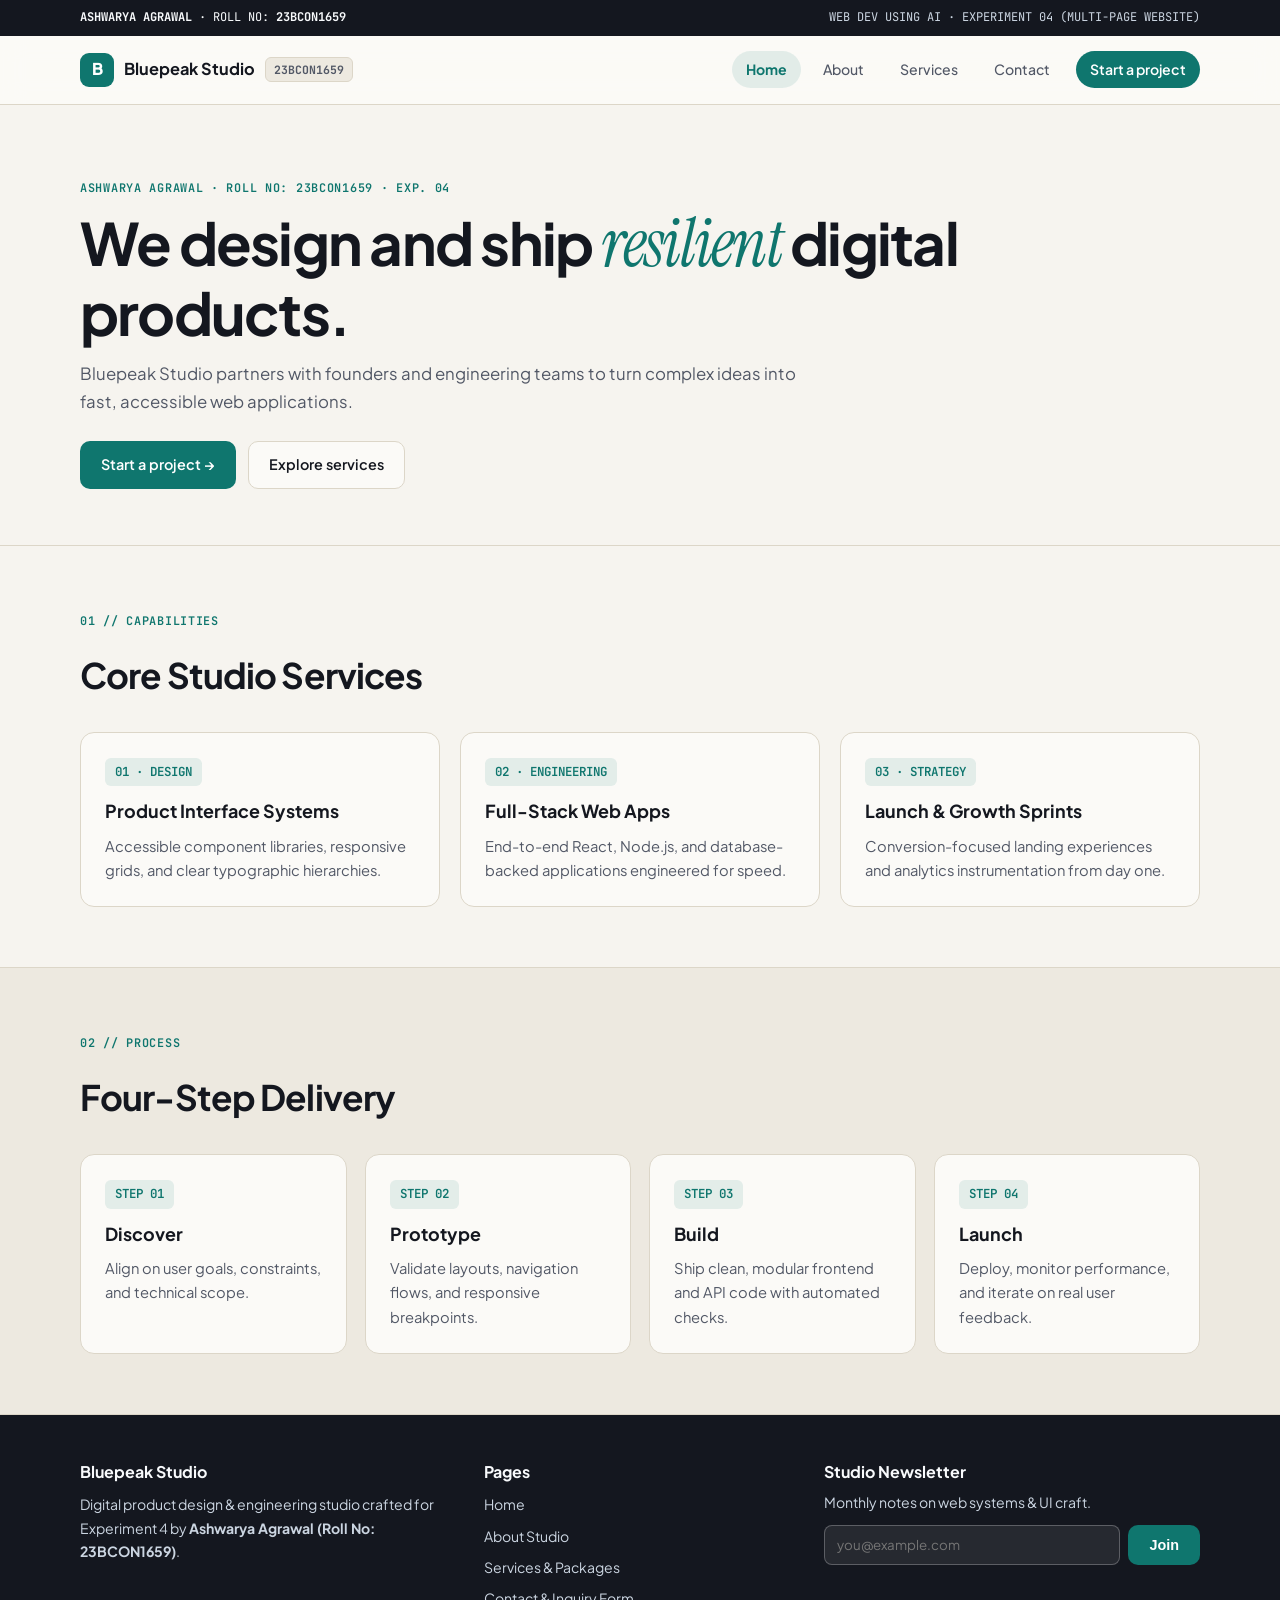
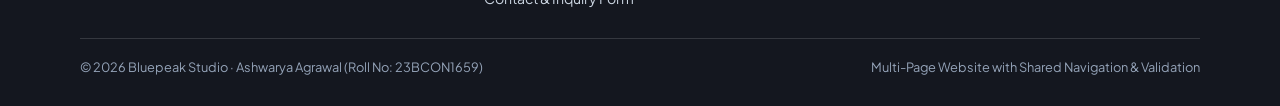
<file: index.html>
<!DOCTYPE html>
<html lang="en">
<head>
  <meta charset="UTF-8" />
  <meta name="viewport" content="width=device-width, initial-scale=1.0" />
  <title>Home — Bluepeak Studio | Ashwarya Agrawal (23BCON1659)</title>
  <link rel="preconnect" href="https://fonts.googleapis.com" />
  <link rel="preconnect" href="https://fonts.gstatic.com" crossorigin />
  <link href="https://fonts.googleapis.com/css2?family=Instrument+Serif:ital@0;1&family=Plus+Jakarta+Sans:wght@400;500;600;700&family=JetBrains+Mono:wght@400;500;600&display=swap" rel="stylesheet" />
  <link rel="stylesheet" href="styles.css" />
</head>
<body>
  <div class="student-strip">
    <div class="container strip-flex">
      <span><strong>ASHWARYA AGRAWAL</strong> · ROLL NO: <strong>23BCON1659</strong></span>
      <span class="strip-muted">WEB DEV USING AI · EXPERIMENT 04 (MULTI-PAGE WEBSITE)</span>
    </div>
  </div>

  <header class="site-nav">
    <div class="container nav-row">
      <a href="index.html" class="brand">
        <span class="brand-icon" aria-hidden="true">B</span>
        <span>Bluepeak Studio</span>
        <span class="brand-roll">23BCON1659</span>
      </a>

      <button id="menuToggle" class="hamburger" type="button" aria-label="Toggle navigation menu" aria-expanded="false">☰</button>

      <nav id="navLinks" class="nav-links" aria-label="Main Navigation">
        <a href="index.html" class="active ">Home</a>
        <a href="about.html" class=" ">About</a>
        <a href="services.html" class=" ">Services</a>
        <a href="contact.html" class=" ">Contact</a>
        <a href="contact.html" class="nav-cta">Start a project</a>
      </nav>
    </div>
  </header>

  <main>
    <section class="hero">
      <div class="container">
        <span class="eyebrow">ASHWARYA AGRAWAL · ROLL NO: 23BCON1659 · EXP. 04</span>
        <h1 class="display-h1">
          We design and ship <span class="serif-italic">resilient</span> digital products.
        </h1>
        <p class="lead">
          Bluepeak Studio partners with founders and engineering teams to turn complex ideas into fast, accessible web applications.
        </p>
        <div style="display: flex; flex-wrap: wrap; gap: 12px;">
          <a href="contact.html" class="btn btn-primary">Start a project →</a>
          <a href="services.html" class="btn btn-outline">Explore services</a>
        </div>
      </div>
    </section>

    <section class="section">
      <div class="container">
        <div class="section-head">
          <span class="eyebrow">01 // CAPABILITIES</span>
          <h2>Core Studio Services</h2>
        </div>
        <div class="grid-3">
          <article class="card">
            <span class="price-tag">01 · DESIGN</span>
            <h3>Product Interface Systems</h3>
            <p>Accessible component libraries, responsive grids, and clear typographic hierarchies.</p>
          </article>
          <article class="card">
            <span class="price-tag">02 · ENGINEERING</span>
            <h3>Full-Stack Web Apps</h3>
            <p>End-to-end React, Node.js, and database-backed applications engineered for speed.</p>
          </article>
          <article class="card">
            <span class="price-tag">03 · STRATEGY</span>
            <h3>Launch &amp; Growth Sprints</h3>
            <p>Conversion-focused landing experiences and analytics instrumentation from day one.</p>
          </article>
        </div>
      </div>
    </section>

    <section class="section section-alt">
      <div class="container">
        <div class="section-head">
          <span class="eyebrow">02 // PROCESS</span>
          <h2>Four-Step Delivery</h2>
        </div>
        <div class="grid-4">
          <div class="card">
            <span class="price-tag">STEP 01</span>
            <h3>Discover</h3>
            <p>Align on user goals, constraints, and technical scope.</p>
          </div>
          <div class="card">
            <span class="price-tag">STEP 02</span>
            <h3>Prototype</h3>
            <p>Validate layouts, navigation flows, and responsive breakpoints.</p>
          </div>
          <div class="card">
            <span class="price-tag">STEP 03</span>
            <h3>Build</h3>
            <p>Ship clean, modular frontend and API code with automated checks.</p>
          </div>
          <div class="card">
            <span class="price-tag">STEP 04</span>
            <h3>Launch</h3>
            <p>Deploy, monitor performance, and iterate on real user feedback.</p>
          </div>
        </div>
      </div>
    </section>
  </main>

  <footer class="site-footer">
    <div class="container">
      <div class="footer-grid">
        <div>
          <strong>Bluepeak Studio</strong>
          <p class="footer-muted" style="margin-top: 8px;">
            Digital product design &amp; engineering studio crafted for Experiment 4 by <strong>Ashwarya Agrawal (Roll No: 23BCON1659)</strong>.
          </p>
        </div>

        <div>
          <strong>Pages</strong>
          <ul class="footer-links" style="margin-top: 8px;">
            <li><a href="index.html">Home</a></li>
            <li><a href="about.html">About Studio</a></li>
            <li><a href="services.html">Services &amp; Packages</a></li>
            <li><a href="contact.html">Contact &amp; Inquiry Form</a></li>
          </ul>
        </div>

        <div>
          <strong>Studio Newsletter</strong>
          <p class="footer-muted" style="margin: 6px 0 0;">Monthly notes on web systems &amp; UI craft.</p>
          <form id="newsletterForm" novalidate>
            <div class="nl-row">
              <label for="nlEmail" class="visually-hidden" style="position:absolute;left:-9999px;">Newsletter Email</label>
              <input id="nlEmail" type="email" placeholder="you@example.com" aria-describedby="nlError" required />
              <button type="submit" class="btn btn-primary">Join</button>
            </div>
            <div id="nlError" class="nl-err" role="alert"></div>
            <div id="nlSuccess" class="nl-ok" role="status" aria-live="polite"></div>
          </form>
        </div>
      </div>

      <div class="footer-bottom">
        <span>© 2026 Bluepeak Studio · Ashwarya Agrawal (Roll No: 23BCON1659)</span>
        <span>Multi-Page Website with Shared Navigation &amp; Validation</span>
      </div>
    </div>
  </footer>

  <script src="validation.js"></script>
  <script src="app.js"></script>
</body>
</html>
</file>
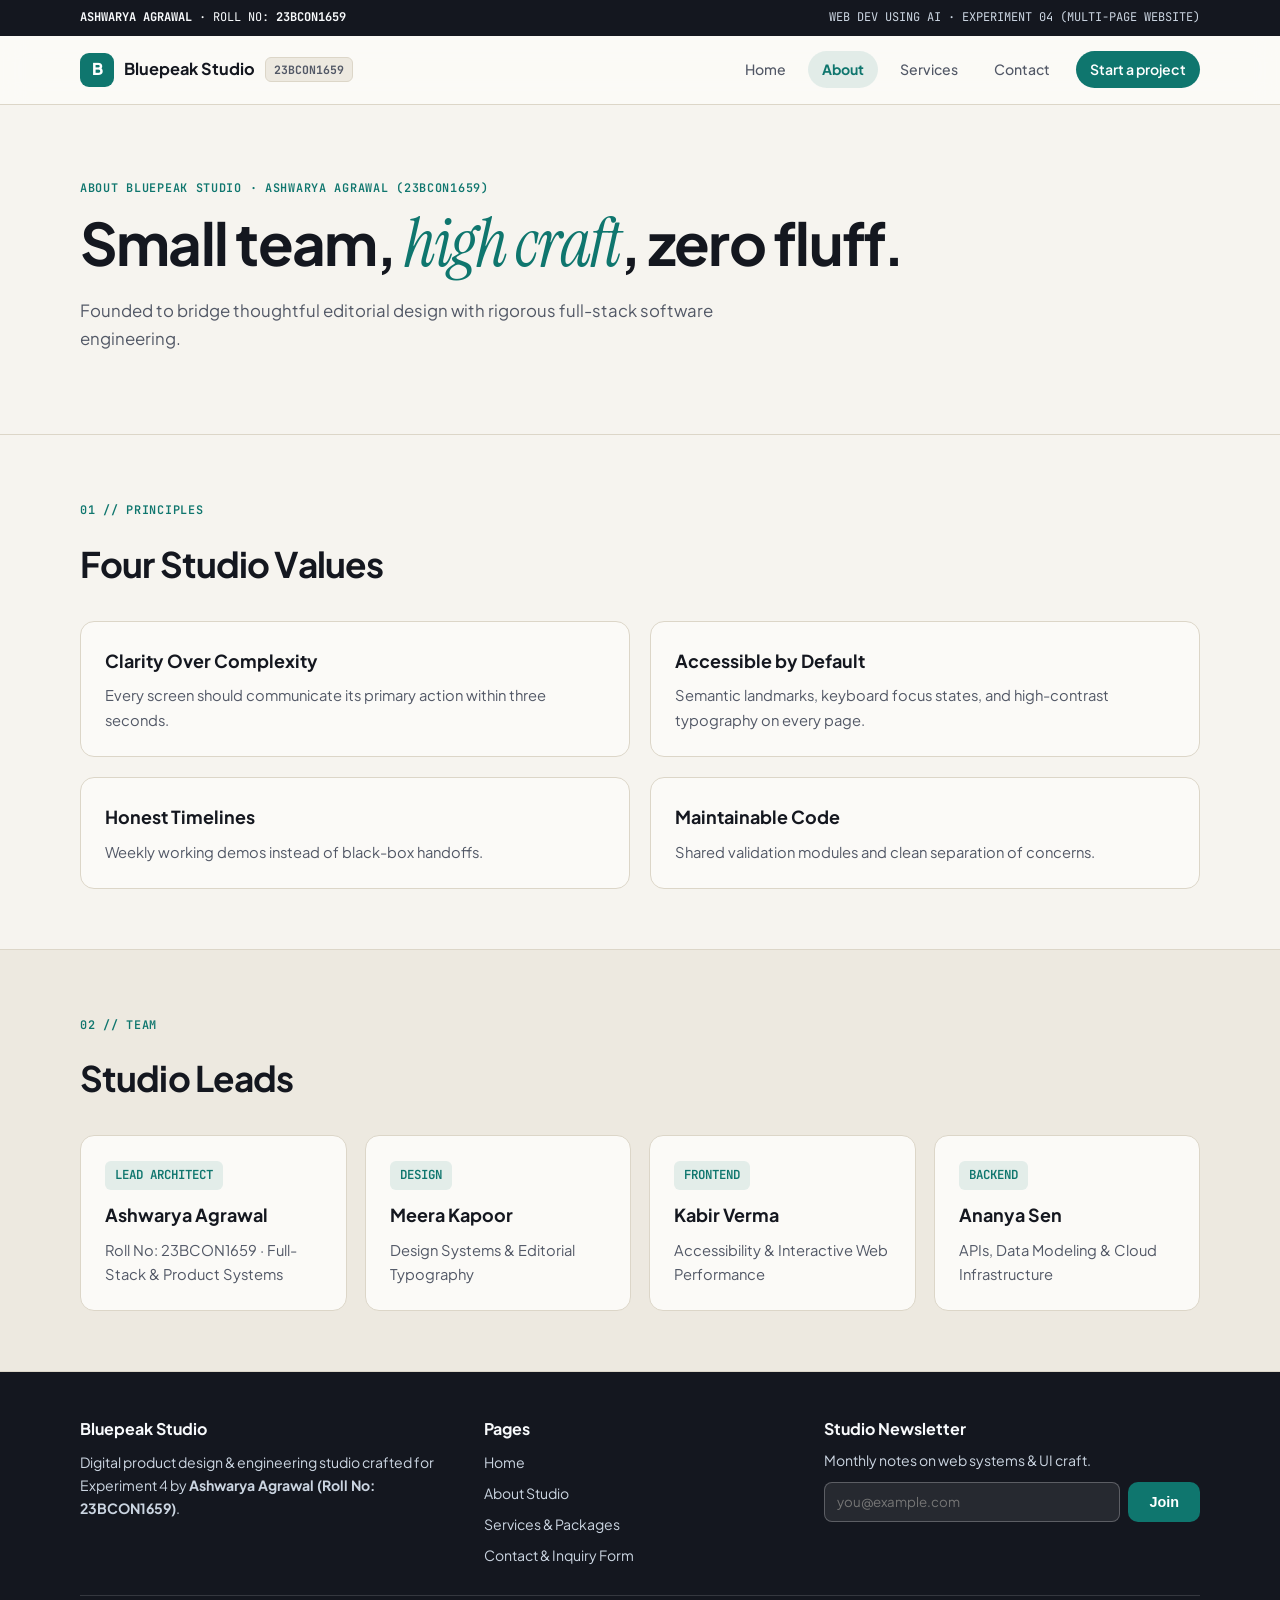
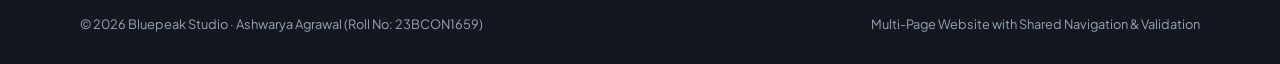
<file: about.html>
<!DOCTYPE html>
<html lang="en">
<head>
  <meta charset="UTF-8" />
  <meta name="viewport" content="width=device-width, initial-scale=1.0" />
  <title>About — Bluepeak Studio | Ashwarya Agrawal (23BCON1659)</title>
  <link rel="preconnect" href="https://fonts.googleapis.com" />
  <link rel="preconnect" href="https://fonts.gstatic.com" crossorigin />
  <link href="https://fonts.googleapis.com/css2?family=Instrument+Serif:ital@0;1&family=Plus+Jakarta+Sans:wght@400;500;600;700&family=JetBrains+Mono:wght@400;500;600&display=swap" rel="stylesheet" />
  <link rel="stylesheet" href="styles.css" />
</head>
<body>
  <div class="student-strip">
    <div class="container strip-flex">
      <span><strong>ASHWARYA AGRAWAL</strong> · ROLL NO: <strong>23BCON1659</strong></span>
      <span class="strip-muted">WEB DEV USING AI · EXPERIMENT 04 (MULTI-PAGE WEBSITE)</span>
    </div>
  </div>

  <header class="site-nav">
    <div class="container nav-row">
      <a href="index.html" class="brand">
        <span class="brand-icon" aria-hidden="true">B</span>
        <span>Bluepeak Studio</span>
        <span class="brand-roll">23BCON1659</span>
      </a>

      <button id="menuToggle" class="hamburger" type="button" aria-label="Toggle navigation menu" aria-expanded="false">☰</button>

      <nav id="navLinks" class="nav-links" aria-label="Main Navigation">
        <a href="index.html" class=" ">Home</a>
        <a href="about.html" class="active ">About</a>
        <a href="services.html" class=" ">Services</a>
        <a href="contact.html" class=" ">Contact</a>
        <a href="contact.html" class="nav-cta">Start a project</a>
      </nav>
    </div>
  </header>

  <main>
    <section class="hero">
      <div class="container">
        <span class="eyebrow">ABOUT BLUEPEAK STUDIO · ASHWARYA AGRAWAL (23BCON1659)</span>
        <h1 class="display-h1">
          Small team, <span class="serif-italic">high craft</span>, zero fluff.
        </h1>
        <p class="lead">
          Founded to bridge thoughtful editorial design with rigorous full-stack software engineering.
        </p>
      </div>
    </section>

    <section class="section">
      <div class="container">
        <div class="section-head">
          <span class="eyebrow">01 // PRINCIPLES</span>
          <h2>Four Studio Values</h2>
        </div>
        <div class="grid-2">
          <div class="card">
            <h3>Clarity Over Complexity</h3>
            <p>Every screen should communicate its primary action within three seconds.</p>
          </div>
          <div class="card">
            <h3>Accessible by Default</h3>
            <p>Semantic landmarks, keyboard focus states, and high-contrast typography on every page.</p>
          </div>
          <div class="card">
            <h3>Honest Timelines</h3>
            <p>Weekly working demos instead of black-box handoffs.</p>
          </div>
          <div class="card">
            <h3>Maintainable Code</h3>
            <p>Shared validation modules and clean separation of concerns.</p>
          </div>
        </div>
      </div>
    </section>

    <section class="section section-alt">
      <div class="container">
        <div class="section-head">
          <span class="eyebrow">02 // TEAM</span>
          <h2>Studio Leads</h2>
        </div>
        <div class="grid-4">
          <div class="card">
            <span class="price-tag">LEAD ARCHITECT</span>
            <h3>Ashwarya Agrawal</h3>
            <p>Roll No: 23BCON1659 · Full-Stack &amp; Product Systems</p>
          </div>
          <div class="card">
            <span class="price-tag">DESIGN</span>
            <h3>Meera Kapoor</h3>
            <p>Design Systems &amp; Editorial Typography</p>
          </div>
          <div class="card">
            <span class="price-tag">FRONTEND</span>
            <h3>Kabir Verma</h3>
            <p>Accessibility &amp; Interactive Web Performance</p>
          </div>
          <div class="card">
            <span class="price-tag">BACKEND</span>
            <h3>Ananya Sen</h3>
            <p>APIs, Data Modeling &amp; Cloud Infrastructure</p>
          </div>
        </div>
      </div>
    </section>
  </main>

  <footer class="site-footer">
    <div class="container">
      <div class="footer-grid">
        <div>
          <strong>Bluepeak Studio</strong>
          <p class="footer-muted" style="margin-top: 8px;">
            Digital product design &amp; engineering studio crafted for Experiment 4 by <strong>Ashwarya Agrawal (Roll No: 23BCON1659)</strong>.
          </p>
        </div>

        <div>
          <strong>Pages</strong>
          <ul class="footer-links" style="margin-top: 8px;">
            <li><a href="index.html">Home</a></li>
            <li><a href="about.html">About Studio</a></li>
            <li><a href="services.html">Services &amp; Packages</a></li>
            <li><a href="contact.html">Contact &amp; Inquiry Form</a></li>
          </ul>
        </div>

        <div>
          <strong>Studio Newsletter</strong>
          <p class="footer-muted" style="margin: 6px 0 0;">Monthly notes on web systems &amp; UI craft.</p>
          <form id="newsletterForm" novalidate>
            <div class="nl-row">
              <label for="nlEmail" class="visually-hidden" style="position:absolute;left:-9999px;">Newsletter Email</label>
              <input id="nlEmail" type="email" placeholder="you@example.com" aria-describedby="nlError" required />
              <button type="submit" class="btn btn-primary">Join</button>
            </div>
            <div id="nlError" class="nl-err" role="alert"></div>
            <div id="nlSuccess" class="nl-ok" role="status" aria-live="polite"></div>
          </form>
        </div>
      </div>

      <div class="footer-bottom">
        <span>© 2026 Bluepeak Studio · Ashwarya Agrawal (Roll No: 23BCON1659)</span>
        <span>Multi-Page Website with Shared Navigation &amp; Validation</span>
      </div>
    </div>
  </footer>

  <script src="validation.js"></script>
  <script src="app.js"></script>
</body>
</html>
</file>
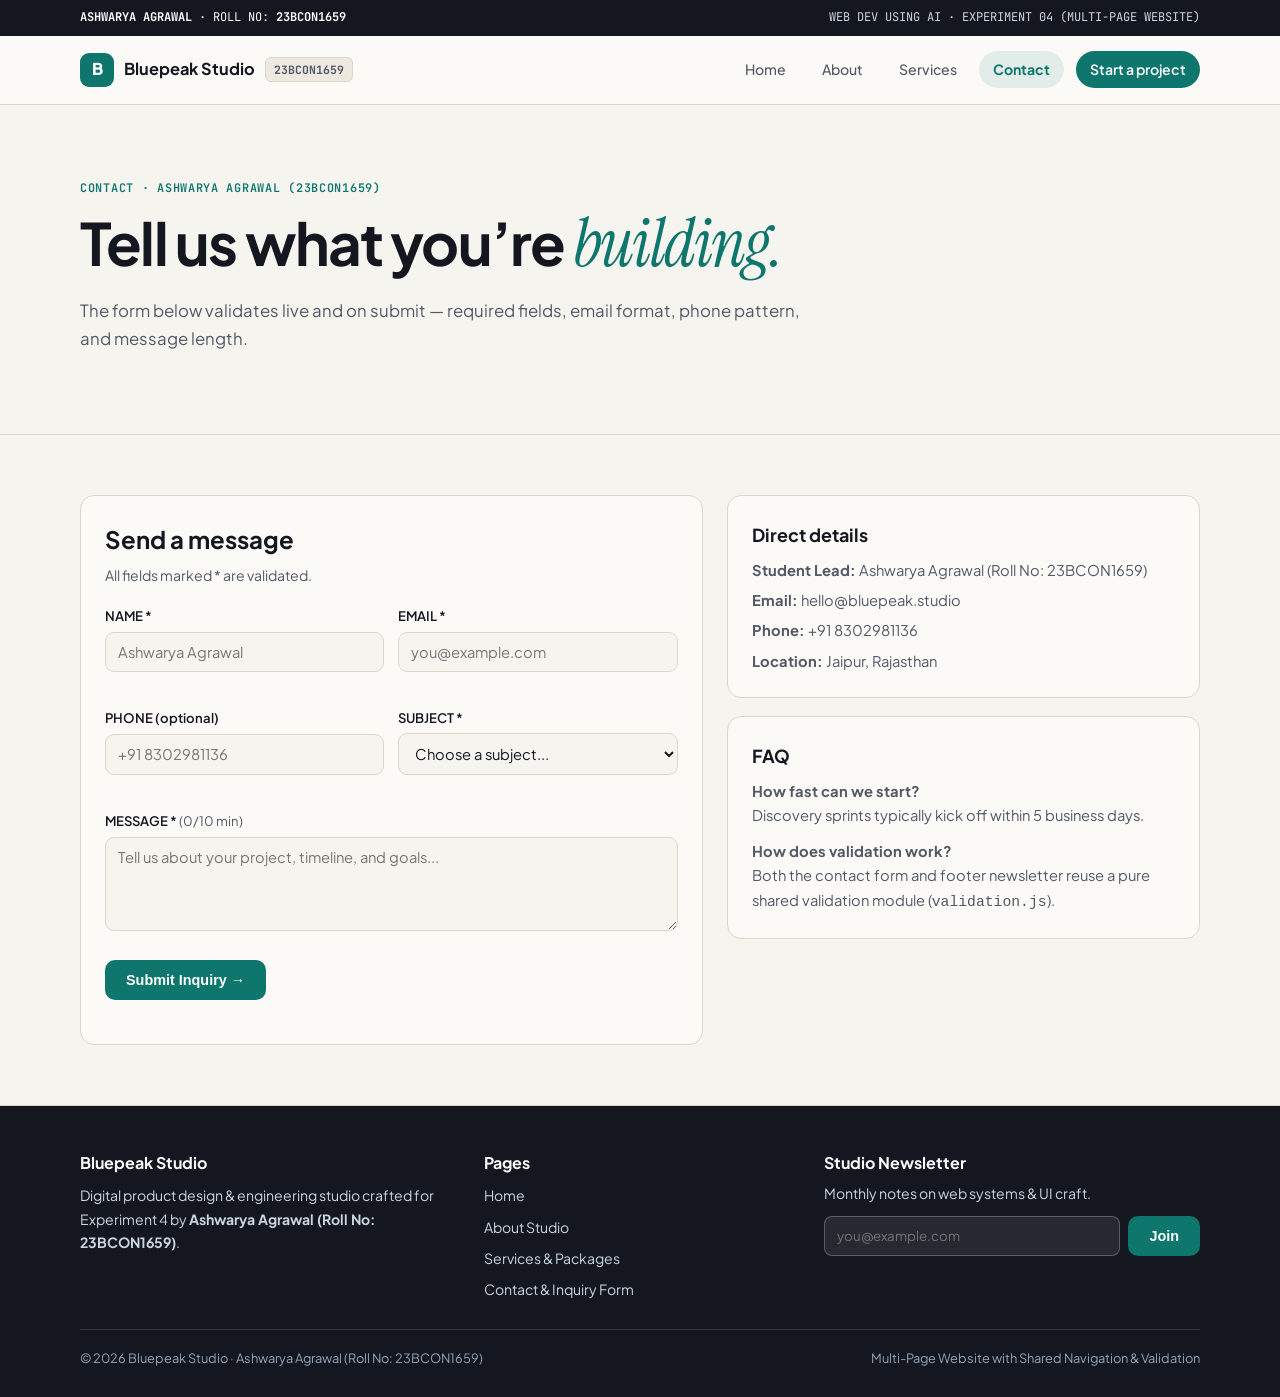
<file: contact.html>
<!DOCTYPE html>
<html lang="en">
<head>
  <meta charset="UTF-8" />
  <meta name="viewport" content="width=device-width, initial-scale=1.0" />
  <title>Contact — Bluepeak Studio | Ashwarya Agrawal (23BCON1659)</title>
  <link rel="preconnect" href="https://fonts.googleapis.com" />
  <link rel="preconnect" href="https://fonts.gstatic.com" crossorigin />
  <link href="https://fonts.googleapis.com/css2?family=Instrument+Serif:ital@0;1&family=Plus+Jakarta+Sans:wght@400;500;600;700&family=JetBrains+Mono:wght@400;500;600&display=swap" rel="stylesheet" />
  <link rel="stylesheet" href="styles.css" />
</head>
<body>
  <div class="student-strip">
    <div class="container strip-flex">
      <span><strong>ASHWARYA AGRAWAL</strong> · ROLL NO: <strong>23BCON1659</strong></span>
      <span class="strip-muted">WEB DEV USING AI · EXPERIMENT 04 (MULTI-PAGE WEBSITE)</span>
    </div>
  </div>

  <header class="site-nav">
    <div class="container nav-row">
      <a href="index.html" class="brand">
        <span class="brand-icon" aria-hidden="true">B</span>
        <span>Bluepeak Studio</span>
        <span class="brand-roll">23BCON1659</span>
      </a>

      <button id="menuToggle" class="hamburger" type="button" aria-label="Toggle navigation menu" aria-expanded="false">☰</button>

      <nav id="navLinks" class="nav-links" aria-label="Main Navigation">
        <a href="index.html" class=" ">Home</a>
        <a href="about.html" class=" ">About</a>
        <a href="services.html" class=" ">Services</a>
        <a href="contact.html" class="active ">Contact</a>
        <a href="contact.html" class="nav-cta">Start a project</a>
      </nav>
    </div>
  </header>

  <main>
    <section class="hero">
      <div class="container">
        <span class="eyebrow">CONTACT · ASHWARYA AGRAWAL (23BCON1659)</span>
        <h1 class="display-h1">
          Tell us what you’re <span class="serif-italic">building.</span>
        </h1>
        <p class="lead">
          The form below validates live and on submit — required fields, email format, phone pattern, and message length.
        </p>
      </div>
    </section>

    <section class="section">
      <div class="container contact-layout">
        <form id="contactForm" class="card" novalidate>
          <h2 style="margin: 0 0 4px;">Send a message</h2>
          <p style="margin: 0 0 18px; color: var(--muted); font-size: 0.88rem;">All fields marked * are validated.</p>

          <div class="form-grid">
            <div class="field">
              <label for="cName">NAME *</label>
              <input id="cName" name="name" type="text" placeholder="Ashwarya Agrawal" aria-describedby="errName" required />
              <span id="errName" class="err-msg" role="alert"></span>
            </div>

            <div class="field">
              <label for="cEmail">EMAIL *</label>
              <input id="cEmail" name="email" type="email" placeholder="you@example.com" aria-describedby="errEmail" required />
              <span id="errEmail" class="err-msg" role="alert"></span>
            </div>

            <div class="field">
              <label for="cPhone">PHONE (optional)</label>
              <input id="cPhone" name="phone" type="tel" placeholder="+91 8302981136" aria-describedby="errPhone" />
              <span id="errPhone" class="err-msg" role="alert"></span>
            </div>

            <div class="field">
              <label for="cSubject">SUBJECT *</label>
              <select id="cSubject" name="subject" aria-describedby="errSubject" required>
                <option value="">Choose a subject...</option>
                <option value="web-app">Full-Stack Web Application</option>
                <option value="design-system">UI / Design System</option>
                <option value="audit">Performance &amp; Accessibility Audit</option>
                <option value="general">General Inquiry</option>
              </select>
              <span id="errSubject" class="err-msg" role="alert"></span>
            </div>

            <div class="field field-full">
              <label for="cMessage">MESSAGE * <span id="msgCounter" style="font-weight:400; color:var(--muted);">(0/10 min)</span></label>
              <textarea id="cMessage" name="message" rows="4" placeholder="Tell us about your project, timeline, and goals..." aria-describedby="errMessage" required></textarea>
              <span id="errMessage" class="err-msg" role="alert"></span>
            </div>
          </div>

          <button type="submit" class="btn btn-primary" style="margin-top: 8px;">Submit Inquiry →</button>
          <p id="contactSuccess" class="ok-msg" role="status" aria-live="polite"></p>
        </form>

        <div style="display: grid; gap: 18px;">
          <div class="card">
            <h3>Direct details</h3>
            <p style="margin-top: 8px;"><strong>Student Lead:</strong> Ashwarya Agrawal (Roll No: 23BCON1659)</p>
            <p style="margin-top: 6px;"><strong>Email:</strong> hello@bluepeak.studio</p>
            <p style="margin-top: 6px;"><strong>Phone:</strong> +91 8302981136</p>
            <p style="margin-top: 6px;"><strong>Location:</strong> Jaipur, Rajasthan</p>
          </div>

          <div class="card">
            <h3>FAQ</h3>
            <p style="margin-top: 8px;"><strong>How fast can we start?</strong><br />Discovery sprints typically kick off within 5 business days.</p>
            <p style="margin-top: 12px;"><strong>How does validation work?</strong><br />Both the contact form and footer newsletter reuse a pure shared validation module (<code>validation.js</code>).</p>
          </div>
        </div>
      </div>
    </section>
  </main>

  <footer class="site-footer">
    <div class="container">
      <div class="footer-grid">
        <div>
          <strong>Bluepeak Studio</strong>
          <p class="footer-muted" style="margin-top: 8px;">
            Digital product design &amp; engineering studio crafted for Experiment 4 by <strong>Ashwarya Agrawal (Roll No: 23BCON1659)</strong>.
          </p>
        </div>

        <div>
          <strong>Pages</strong>
          <ul class="footer-links" style="margin-top: 8px;">
            <li><a href="index.html">Home</a></li>
            <li><a href="about.html">About Studio</a></li>
            <li><a href="services.html">Services &amp; Packages</a></li>
            <li><a href="contact.html">Contact &amp; Inquiry Form</a></li>
          </ul>
        </div>

        <div>
          <strong>Studio Newsletter</strong>
          <p class="footer-muted" style="margin: 6px 0 0;">Monthly notes on web systems &amp; UI craft.</p>
          <form id="newsletterForm" novalidate>
            <div class="nl-row">
              <label for="nlEmail" class="visually-hidden" style="position:absolute;left:-9999px;">Newsletter Email</label>
              <input id="nlEmail" type="email" placeholder="you@example.com" aria-describedby="nlError" required />
              <button type="submit" class="btn btn-primary">Join</button>
            </div>
            <div id="nlError" class="nl-err" role="alert"></div>
            <div id="nlSuccess" class="nl-ok" role="status" aria-live="polite"></div>
          </form>
        </div>
      </div>

      <div class="footer-bottom">
        <span>© 2026 Bluepeak Studio · Ashwarya Agrawal (Roll No: 23BCON1659)</span>
        <span>Multi-Page Website with Shared Navigation &amp; Validation</span>
      </div>
    </div>
  </footer>

  <script src="validation.js"></script>
  <script src="app.js"></script>
</body>
</html>
</file>
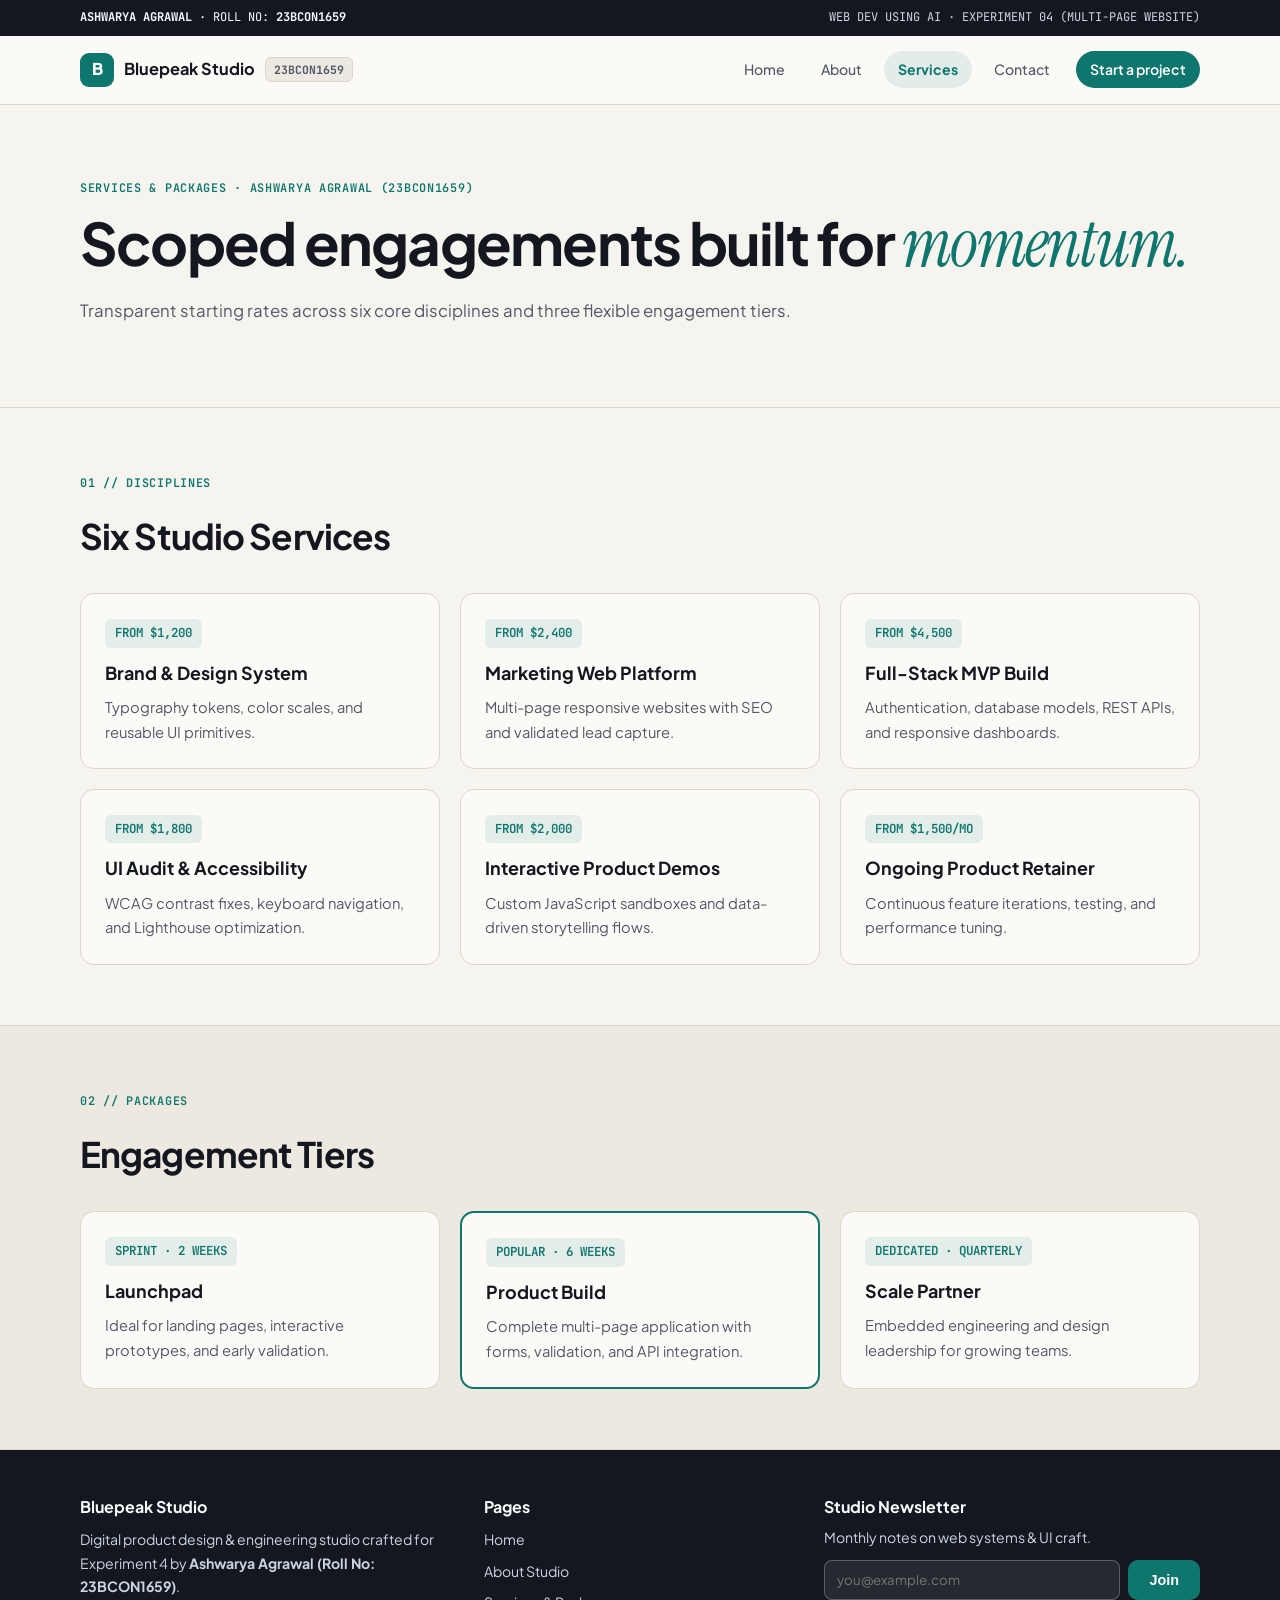
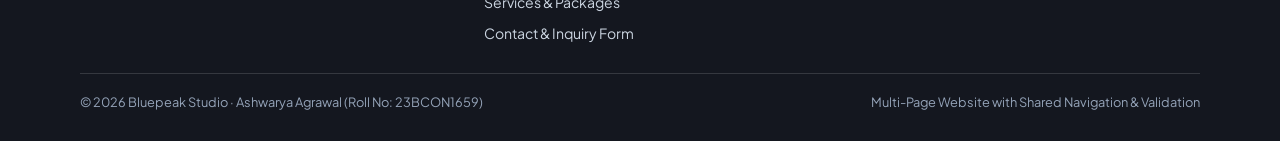
<file: services.html>
<!DOCTYPE html>
<html lang="en">
<head>
  <meta charset="UTF-8" />
  <meta name="viewport" content="width=device-width, initial-scale=1.0" />
  <title>Services — Bluepeak Studio | Ashwarya Agrawal (23BCON1659)</title>
  <link rel="preconnect" href="https://fonts.googleapis.com" />
  <link rel="preconnect" href="https://fonts.gstatic.com" crossorigin />
  <link href="https://fonts.googleapis.com/css2?family=Instrument+Serif:ital@0;1&family=Plus+Jakarta+Sans:wght@400;500;600;700&family=JetBrains+Mono:wght@400;500;600&display=swap" rel="stylesheet" />
  <link rel="stylesheet" href="styles.css" />
</head>
<body>
  <div class="student-strip">
    <div class="container strip-flex">
      <span><strong>ASHWARYA AGRAWAL</strong> · ROLL NO: <strong>23BCON1659</strong></span>
      <span class="strip-muted">WEB DEV USING AI · EXPERIMENT 04 (MULTI-PAGE WEBSITE)</span>
    </div>
  </div>

  <header class="site-nav">
    <div class="container nav-row">
      <a href="index.html" class="brand">
        <span class="brand-icon" aria-hidden="true">B</span>
        <span>Bluepeak Studio</span>
        <span class="brand-roll">23BCON1659</span>
      </a>

      <button id="menuToggle" class="hamburger" type="button" aria-label="Toggle navigation menu" aria-expanded="false">☰</button>

      <nav id="navLinks" class="nav-links" aria-label="Main Navigation">
        <a href="index.html" class=" ">Home</a>
        <a href="about.html" class=" ">About</a>
        <a href="services.html" class="active ">Services</a>
        <a href="contact.html" class=" ">Contact</a>
        <a href="contact.html" class="nav-cta">Start a project</a>
      </nav>
    </div>
  </header>

  <main>
    <section class="hero">
      <div class="container">
        <span class="eyebrow">SERVICES &amp; PACKAGES · ASHWARYA AGRAWAL (23BCON1659)</span>
        <h1 class="display-h1">
          Scoped engagements built for <span class="serif-italic">momentum.</span>
        </h1>
        <p class="lead">
          Transparent starting rates across six core disciplines and three flexible engagement tiers.
        </p>
      </div>
    </section>

    <section class="section">
      <div class="container">
        <div class="section-head">
          <span class="eyebrow">01 // DISCIPLINES</span>
          <h2>Six Studio Services</h2>
        </div>
        <div class="grid-3">
          <div class="card">
            <span class="price-tag">FROM $1,200</span>
            <h3>Brand &amp; Design System</h3>
            <p>Typography tokens, color scales, and reusable UI primitives.</p>
          </div>
          <div class="card">
            <span class="price-tag">FROM $2,400</span>
            <h3>Marketing Web Platform</h3>
            <p>Multi-page responsive websites with SEO and validated lead capture.</p>
          </div>
          <div class="card">
            <span class="price-tag">FROM $4,500</span>
            <h3>Full-Stack MVP Build</h3>
            <p>Authentication, database models, REST APIs, and responsive dashboards.</p>
          </div>
          <div class="card">
            <span class="price-tag">FROM $1,800</span>
            <h3>UI Audit &amp; Accessibility</h3>
            <p>WCAG contrast fixes, keyboard navigation, and Lighthouse optimization.</p>
          </div>
          <div class="card">
            <span class="price-tag">FROM $2,000</span>
            <h3>Interactive Product Demos</h3>
            <p>Custom JavaScript sandboxes and data-driven storytelling flows.</p>
          </div>
          <div class="card">
            <span class="price-tag">FROM $1,500/MO</span>
            <h3>Ongoing Product Retainer</h3>
            <p>Continuous feature iterations, testing, and performance tuning.</p>
          </div>
        </div>
      </div>
    </section>

    <section class="section section-alt">
      <div class="container">
        <div class="section-head">
          <span class="eyebrow">02 // PACKAGES</span>
          <h2>Engagement Tiers</h2>
        </div>
        <div class="grid-3">
          <div class="card">
            <span class="price-tag">SPRINT · 2 WEEKS</span>
            <h3>Launchpad</h3>
            <p>Ideal for landing pages, interactive prototypes, and early validation.</p>
          </div>
          <div class="card" style="border: 2px solid var(--accent);">
            <span class="price-tag">POPULAR · 6 WEEKS</span>
            <h3>Product Build</h3>
            <p>Complete multi-page application with forms, validation, and API integration.</p>
          </div>
          <div class="card">
            <span class="price-tag">DEDICATED · QUARTERLY</span>
            <h3>Scale Partner</h3>
            <p>Embedded engineering and design leadership for growing teams.</p>
          </div>
        </div>
      </div>
    </section>
  </main>

  <footer class="site-footer">
    <div class="container">
      <div class="footer-grid">
        <div>
          <strong>Bluepeak Studio</strong>
          <p class="footer-muted" style="margin-top: 8px;">
            Digital product design &amp; engineering studio crafted for Experiment 4 by <strong>Ashwarya Agrawal (Roll No: 23BCON1659)</strong>.
          </p>
        </div>

        <div>
          <strong>Pages</strong>
          <ul class="footer-links" style="margin-top: 8px;">
            <li><a href="index.html">Home</a></li>
            <li><a href="about.html">About Studio</a></li>
            <li><a href="services.html">Services &amp; Packages</a></li>
            <li><a href="contact.html">Contact &amp; Inquiry Form</a></li>
          </ul>
        </div>

        <div>
          <strong>Studio Newsletter</strong>
          <p class="footer-muted" style="margin: 6px 0 0;">Monthly notes on web systems &amp; UI craft.</p>
          <form id="newsletterForm" novalidate>
            <div class="nl-row">
              <label for="nlEmail" class="visually-hidden" style="position:absolute;left:-9999px;">Newsletter Email</label>
              <input id="nlEmail" type="email" placeholder="you@example.com" aria-describedby="nlError" required />
              <button type="submit" class="btn btn-primary">Join</button>
            </div>
            <div id="nlError" class="nl-err" role="alert"></div>
            <div id="nlSuccess" class="nl-ok" role="status" aria-live="polite"></div>
          </form>
        </div>
      </div>

      <div class="footer-bottom">
        <span>© 2026 Bluepeak Studio · Ashwarya Agrawal (Roll No: 23BCON1659)</span>
        <span>Multi-Page Website with Shared Navigation &amp; Validation</span>
      </div>
    </div>
  </footer>

  <script src="validation.js"></script>
  <script src="app.js"></script>
</body>
</html>
</file>
<file: styles.css>
:root {
  --bg: #f6f4ef;
  --surface: #fbfaf7;
  --surface-alt: #ede9e0;
  --ink: #14171f;
  --muted: #525866;
  --line: #dcd6c8;
  --accent: #0f766e;
  --accent-dark: #115e59;
  --accent-soft: rgba(15, 118, 110, 0.1);
  --danger: #dc2626;
  --success: #047857;
  --radius: 14px;
}

*, *::before, *::after {
  box-sizing: border-box;
}

html {
  scroll-behavior: smooth;
}

body {
  margin: 0;
  font-family: "Plus Jakarta Sans", -apple-system, BlinkMacSystemFont, sans-serif;
  background-color: var(--bg);
  color: var(--ink);
  line-height: 1.65;
  -webkit-font-smoothing: antialiased;
}

a {
  color: inherit;
  text-decoration: none;
}

.container {
  width: min(1120px, 92%);
  margin: 0 auto;
}

/* Student Record Strip */
.student-strip {
  background: var(--ink);
  color: #f8fafc;
  font-family: "JetBrains Mono", monospace;
  font-size: 0.75rem;
  padding: 8px 0;
}

.strip-flex {
  display: flex;
  flex-wrap: wrap;
  justify-content: space-between;
  gap: 8px;
}

.strip-muted {
  color: #cbd5e1;
}

/* Sticky Shared Navigation */
.site-nav {
  position: sticky;
  top: 0;
  z-index: 60;
  background: rgba(251, 250, 247, 0.94);
  backdrop-filter: blur(12px);
  border-bottom: 1px solid var(--line);
}

.nav-row {
  min-height: 68px;
  display: flex;
  align-items: center;
  justify-content: space-between;
  gap: 16px;
}

.brand {
  display: inline-flex;
  align-items: center;
  gap: 10px;
  font-weight: 700;
  font-size: 1.02rem;
}

.brand-icon {
  width: 34px;
  height: 34px;
  border-radius: 9px;
  background: var(--accent);
  color: #ffffff;
  display: grid;
  place-items: center;
  font-weight: 800;
}

.brand-roll {
  font-family: "JetBrains Mono", monospace;
  font-size: 0.72rem;
  padding: 2px 8px;
  border-radius: 6px;
  background: var(--surface-alt);
  border: 1px solid var(--line);
  color: var(--muted);
}

.nav-links {
  display: flex;
  align-items: center;
  gap: 8px;
}

.nav-links a {
  padding: 7px 14px;
  border-radius: 999px;
  font-size: 0.88rem;
  font-weight: 500;
  color: var(--muted);
  transition: all 0.16s ease;
}

.nav-links a:hover {
  color: var(--ink);
  background: var(--surface-alt);
}

.nav-links a.active {
  background: var(--accent-soft);
  color: var(--accent);
  font-weight: 700;
}

.nav-links a.nav-cta {
  background: var(--accent);
  color: #ffffff;
  font-weight: 600;
  margin-left: 4px;
}

.nav-links a.nav-cta:hover {
  background: var(--accent-dark);
}

.hamburger {
  display: none;
  background: var(--surface);
  border: 1px solid var(--line);
  border-radius: 8px;
  padding: 7px 11px;
  font-size: 1.1rem;
  cursor: pointer;
}

/* Focus rings */
a:focus-visible,
button:focus-visible,
input:focus-visible,
select:focus-visible,
textarea:focus-visible {
  outline: 2px solid var(--accent);
  outline-offset: 2px;
}

/* Hero & Sections */
.hero {
  padding: 68px 0 56px;
  border-bottom: 1px solid var(--line);
}

.eyebrow {
  display: inline-block;
  font-family: "JetBrains Mono", monospace;
  font-size: 0.74rem;
  font-weight: 600;
  letter-spacing: 0.06em;
  text-transform: uppercase;
  color: var(--accent);
  margin-bottom: 10px;
}

.display-h1 {
  margin: 0 0 16px;
  font-size: clamp(2.25rem, 4.8vw, 3.65rem);
  font-weight: 700;
  line-height: 1.08;
  letter-spacing: -0.03em;
}

.serif-italic {
  font-family: "Instrument Serif", Georgia, serif;
  font-style: italic;
  font-weight: 400;
  font-size: 1.15em;
  color: var(--accent);
}

.lead {
  margin: 0 0 26px;
  font-size: 1.05rem;
  color: var(--muted);
  max-width: 60ch;
}

.btn {
  display: inline-flex;
  align-items: center;
  justify-content: center;
  padding: 11px 20px;
  border-radius: 10px;
  font-size: 0.9rem;
  font-weight: 600;
  border: 1px solid transparent;
  cursor: pointer;
  transition: transform 0.14s ease, background 0.16s ease;
}

.btn:hover {
  transform: translateY(-1px);
}

.btn-primary {
  background: var(--accent);
  color: #ffffff;
}

.btn-primary:hover {
  background: var(--accent-dark);
}

.btn-outline {
  background: var(--surface);
  border-color: var(--line);
  color: var(--ink);
}

.btn-outline:hover {
  border-color: var(--ink);
}

.section {
  padding: 60px 0;
  border-bottom: 1px solid var(--line);
}

.section-alt {
  background: var(--surface-alt);
}

.section-head {
  margin-bottom: 28px;
}

.section-head h2 {
  margin: 4px 0 0;
  font-size: clamp(1.6rem, 3vw, 2.2rem);
  letter-spacing: -0.025em;
}

.grid-2 {
  display: grid;
  grid-template-columns: repeat(2, 1fr);
  gap: 20px;
}

.grid-3 {
  display: grid;
  grid-template-columns: repeat(3, 1fr);
  gap: 20px;
}

.grid-4 {
  display: grid;
  grid-template-columns: repeat(4, 1fr);
  gap: 18px;
}

.card {
  background: var(--surface);
  border: 1px solid var(--line);
  border-radius: var(--radius);
  padding: 24px;
}

.card h3 {
  margin: 0 0 8px;
  font-size: 1.12rem;
}

.card p {
  margin: 0;
  color: var(--muted);
  font-size: 0.92rem;
}

.price-tag {
  display: inline-block;
  font-family: "JetBrains Mono", monospace;
  font-size: 0.78rem;
  font-weight: 600;
  color: var(--accent);
  background: var(--accent-soft);
  padding: 4px 10px;
  border-radius: 6px;
  margin-bottom: 10px;
}

/* Contact & Validation Forms */
.contact-layout {
  display: grid;
  grid-template-columns: 1.25fr 0.95fr;
  gap: 24px;
  align-items: start;
}

.form-grid {
  display: grid;
  grid-template-columns: repeat(2, 1fr);
  gap: 14px;
}

.field {
  display: grid;
  gap: 5px;
}

.field-full {
  grid-column: 1 / -1;
}

.field label {
  font-size: 0.82rem;
  font-weight: 600;
}

.field input,
.field select,
.field textarea {
  width: 100%;
  padding: 10px 12px;
  border-radius: 9px;
  border: 1px solid var(--line);
  background: var(--bg);
  color: var(--ink);
  font-family: inherit;
  font-size: 0.92rem;
}

.field input[aria-invalid="true"],
.field select[aria-invalid="true"],
.field textarea[aria-invalid="true"] {
  border-color: var(--danger);
}

.err-msg {
  font-size: 0.78rem;
  color: var(--danger);
  min-height: 16px;
}

.ok-msg {
  margin: 10px 0 0;
  font-size: 0.88rem;
  color: var(--success);
  font-weight: 600;
  min-height: 20px;
}

/* Footer with NewsletterForm */
.site-footer {
  background: var(--ink);
  color: #f8fafc;
  padding: 44px 0 28px;
}

.footer-grid {
  display: grid;
  grid-template-columns: 1.2fr 1fr 1.2fr;
  gap: 28px;
  padding-bottom: 28px;
  border-bottom: 1px solid rgba(255, 255, 255, 0.14);
}

.footer-muted {
  color: #cbd5e1;
  font-size: 0.88rem;
}

.footer-links {
  list-style: none;
  padding: 0;
  margin: 0;
  display: grid;
  gap: 8px;
  font-size: 0.88rem;
  color: #cbd5e1;
}

.footer-links a:hover {
  color: #ffffff;
  text-decoration: underline;
}

.nl-row {
  display: flex;
  gap: 8px;
  margin-top: 10px;
}

.nl-row input {
  flex: 1;
  padding: 9px 12px;
  border-radius: 8px;
  border: 1px solid rgba(255, 255, 255, 0.25);
  background: rgba(255, 255, 255, 0.08);
  color: #ffffff;
  font-family: inherit;
}

.nl-err {
  color: #fca5a5;
  font-size: 0.78rem;
  min-height: 16px;
  margin-top: 4px;
}

.nl-ok {
  color: #6ee7b7;
  font-size: 0.82rem;
  min-height: 18px;
  margin-top: 4px;
}

.footer-bottom {
  padding-top: 18px;
  display: flex;
  flex-wrap: wrap;
  justify-content: space-between;
  gap: 10px;
  font-size: 0.8rem;
  color: #94a3b8;
}

@media (max-width: 900px) {
  .grid-2, .grid-3, .grid-4, .contact-layout, .footer-grid, .form-grid {
    grid-template-columns: 1fr;
  }

  .hamburger {
    display: inline-block;
  }

  .nav-links {
    display: none;
    position: absolute;
    top: 68px;
    left: 0;
    right: 0;
    flex-direction: column;
    align-items: flex-start;
    padding: 16px 4%;
    background: var(--surface);
    border-bottom: 1px solid var(--line);
  }

  .nav-links.open {
    display: flex;
  }
}
</file>
